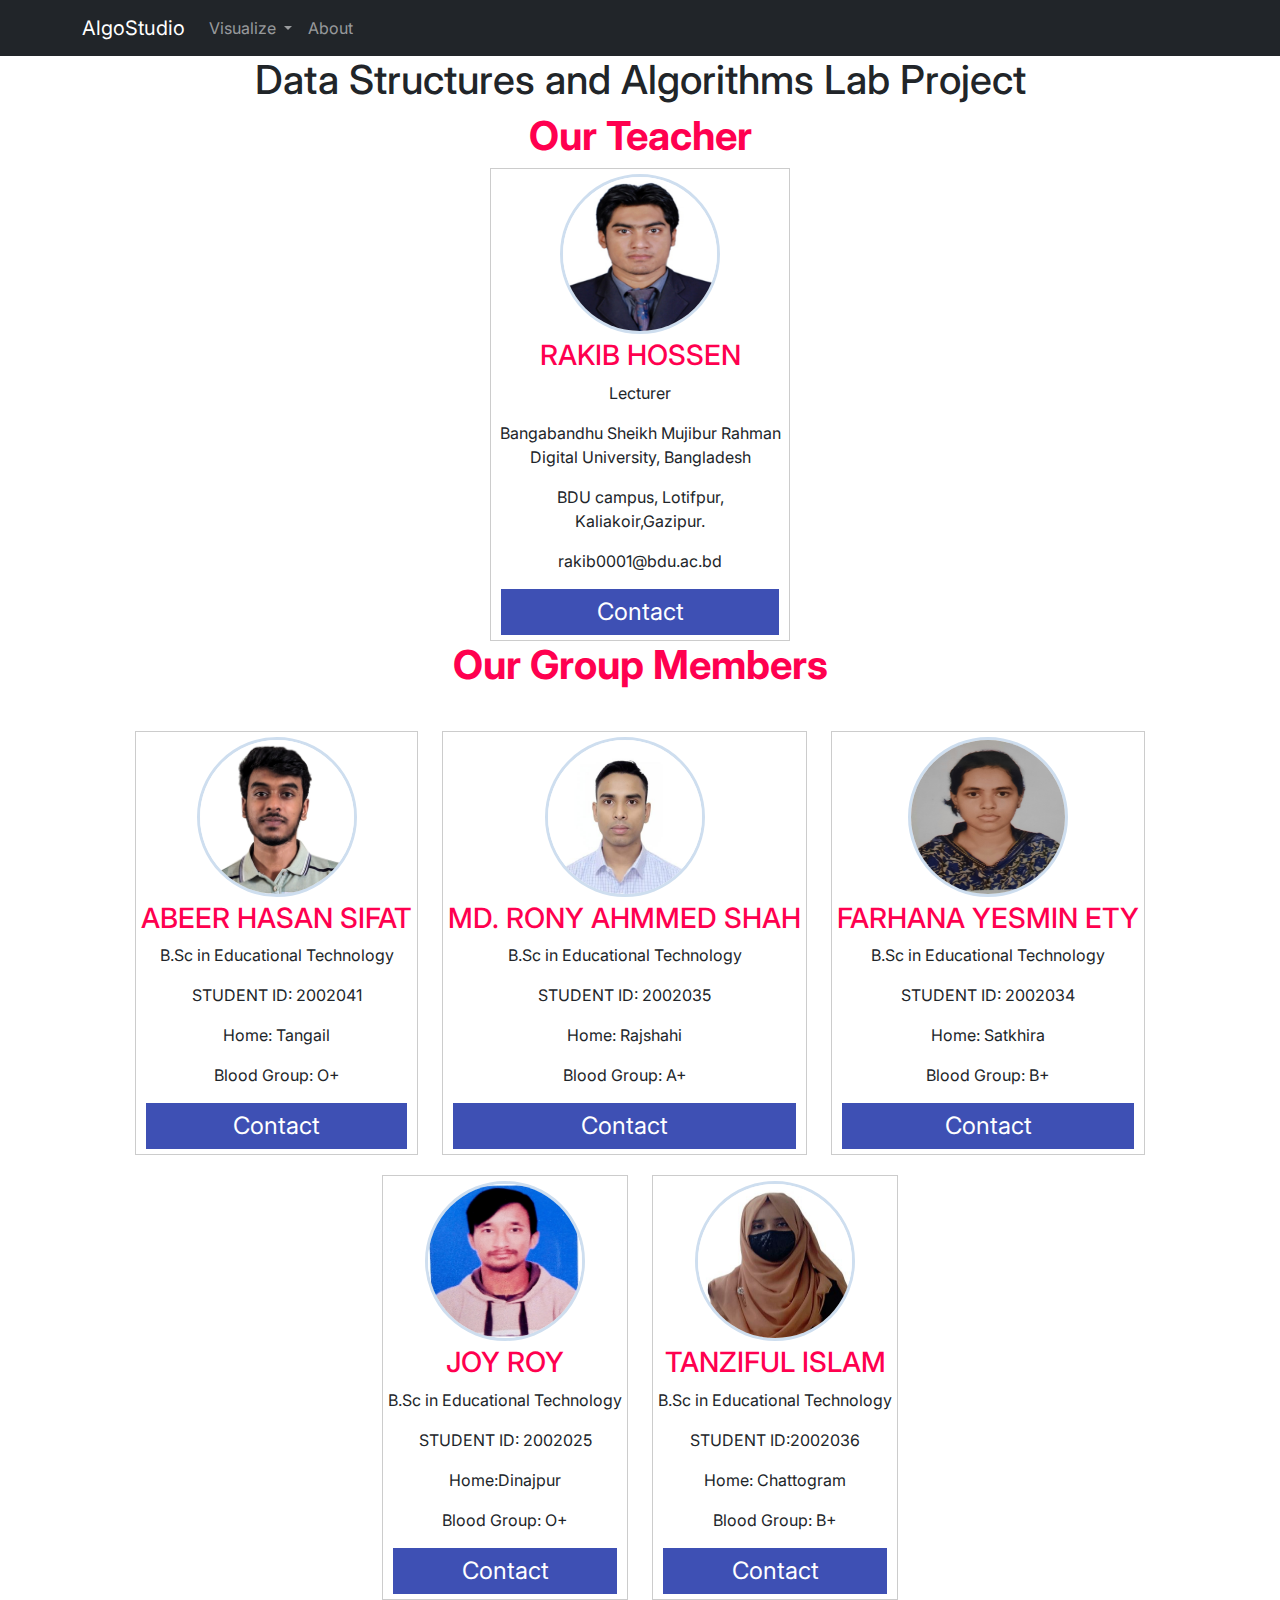
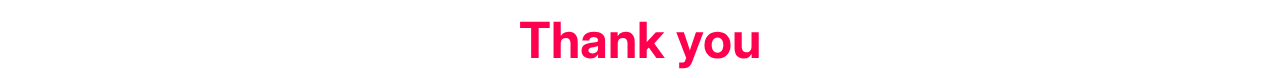
<file: about.html>
<!DOCTYPE html>
<html lang="en">

<head>
    <meta charset="UTF-8">
    <meta name="viewport" content="width=device-width, initial-scale=1.0">
    <title>About</title>
    <link href="https://cdn.jsdelivr.net/npm/bootstrap@5.3.1/dist/css/bootstrap.min.css" rel="stylesheet">

    <style>
        @import url('https://fonts.googleapis.com/css2?family=Inter:wght@400;500;700;800&display=swap');

        body {
            font-family: "Inter", Times, serif;
        }

        .topnav {
            background-color: #333;
            overflow: hidden;
        }





        .topnav a:hover {
            background-color: #ddd;
            color: black;
        }


        .topnav a.active {
            background-color: #04AA6D;
            color: white;
        }


        .single {
            border: 1px solid#ccc;
            margin: 10px;
            padding: 5px;
            text-align: center;
            display: inline-block;
            margin-bottom: 10px;
        }

        .single img {
            height: 10rem;
            width: 10rem;
            border-radius: 50%;
            border: 3px solid #cedeef;
            margin-bottom: 5px;
        }

        .name {
            text-transform: uppercase;
            color: #ff004f;
        }

        .contact {
            font-size: 1.5rem;
            background-color: #3E50B4;
            color: white;
            margin: 0px 5px;
            padding: 5px;
            display: block;
            text-decoration: none;
        }

        .contact:hover {
            color: black;
            background-color: blue;
        }

        .containerBox {
            text-align: center;
        }
    </style>
</head>

<body>
    <nav class="navbar navbar-expand-md navbar-dark bg-dark">
        <div class="container">
            <a class="navbar-brand" href="index.html">AlgoStudio</a>
            <button class="navbar-toggler" type="button" data-bs-toggle="collapse" data-bs-target="#mynavbar">
                <span class="navbar-toggler-icon"></span>
            </button>
            <div class="collapse navbar-collapse" id="mynavbar">
                <ul class="navbar-nav me-auto">
                    <li class="nav-item dropdown">
                        <a class="nav-link dropdown-toggle" href="#" role="button" data-bs-toggle="dropdown"
                            aria-expanded="false">
                            Visualize
                        </a>
                        <ul class="dropdown-menu">
                            <li><a class="dropdown-item" href="bubble_sort.html">Bubble Sort</a></li>
                            <li><a class="dropdown-item" href="selection_sort.html">Selection Sort</a></li>
                        </ul>
                    </li>
                    <li class="nav-item">
                        <a class="nav-link" href="about.html">About</a>
                    </li>
                </ul>

            </div>
        </div>
    </nav>
    <!-- this is about -->
    <div class="containerBox">
        <h1>Data Structures and Algorithms Lab Project</h1>

        <h3 style="font-size: 40px; text-align: center; color: #ff004f; font-weight: 700;">Our Teacher </h3>

        <div class="single" style="width: 300px; margin: 0 auto;">
            <img src="img/rakib.jpg" alt="">
            <h3 class="name">Rakib Hossen</h3>
            <p class="title">Lecturer</p>
            <p class="st_id">Bangabandhu Sheikh Mujibur Rahman Digital University, Bangladesh</p>
            <p class="Division"> BDU campus, Lotifpur, Kaliakoir,Gazipur.</p>
            <p class="blood_Group">rakib0001@bdu.ac.bd</p>
            <a class="contact" href="#">Contact</a>

        </div>
        <h3 style="font-size: 40px; text-align: center; color: #ff004f; font-weight: 700;">Our Group Members </h3>
        <br>

        <div class="single">
            <img src="img/aber.jpeg" alt="Abeer Hasan Sifat">
            <h3 class="name">Abeer Hasan Sifat</h3>
            <p class="title">B.Sc in Educational Technology</p>
            <p class="st_id">STUDENT ID: 2002041</p>
            <p class="Division">Home: Tangail</p>
            <p class="blood_Group">Blood Group: O+</p>
            <a class="contact" href="#">Contact</a>
        </div>

        <div class="single">
            <img src="img/rony.jpeg" alt="Md. Rony Ahmmed Shah">
            <h3 class="name">Md. Rony Ahmmed Shah</h3>
            <p class="title">B.Sc in Educational Technology</p>
            <p class="st_id">STUDENT ID: 2002035</p>
            <p class="Division">Home: Rajshahi</p>
            <p class="blood_Group">Blood Group: A+</p>
            <a class="contact" href="https://www.facebook.com/rony2x">Contact</a>
        </div>

        <div class="single">
            <img src="img/Ety.jpeg" alt="Farhana Yesmin Ety">
            <h3 class="name">Farhana Yesmin Ety</h3>
            <p class="title">B.Sc in Educational Technology</p>
            <p class="st_id">STUDENT ID: 2002034</p>
            <p class="Division">Home: Satkhira</p>
            <p class="blood_Group">Blood Group: B+</p>
            <a class="contact" href="#">Contact</a>
        </div>
        <div class="single">
            <img src="img/joy.jpeg" alt="Joy Roy">
            <h3 class="name">Joy Roy</h3>
            <p class="title">B.Sc in Educational Technology</p>
            <p class="st_id">STUDENT ID: 2002025</p>
            <p class="Division">Home:Dinajpur</p>
            <p class="blood_Group">Blood Group: O+</p>
            <a class="contact" href="#">Contact</a>
        </div>
        <div class="single">
            <img src="img/tanzif.jpeg" alt="Tanziful Islam">
            <h3 class="name">Tanziful Islam</h3>
            <p class="title">B.Sc in Educational Technology</p>
            <p class="st_id">STUDENT ID:2002036</p>
            <p class="Division">Home: Chattogram</p>
            <p class="blood_Group">Blood Group: B+</p>
            <a class="contact" href="#">Contact</a>
        </div>

        <h1 style="font-size: 50px; text-align: center; color: #ff004f; font-weight: 700;">Thank you</h1>
    </div>
</body>

</html
</file>
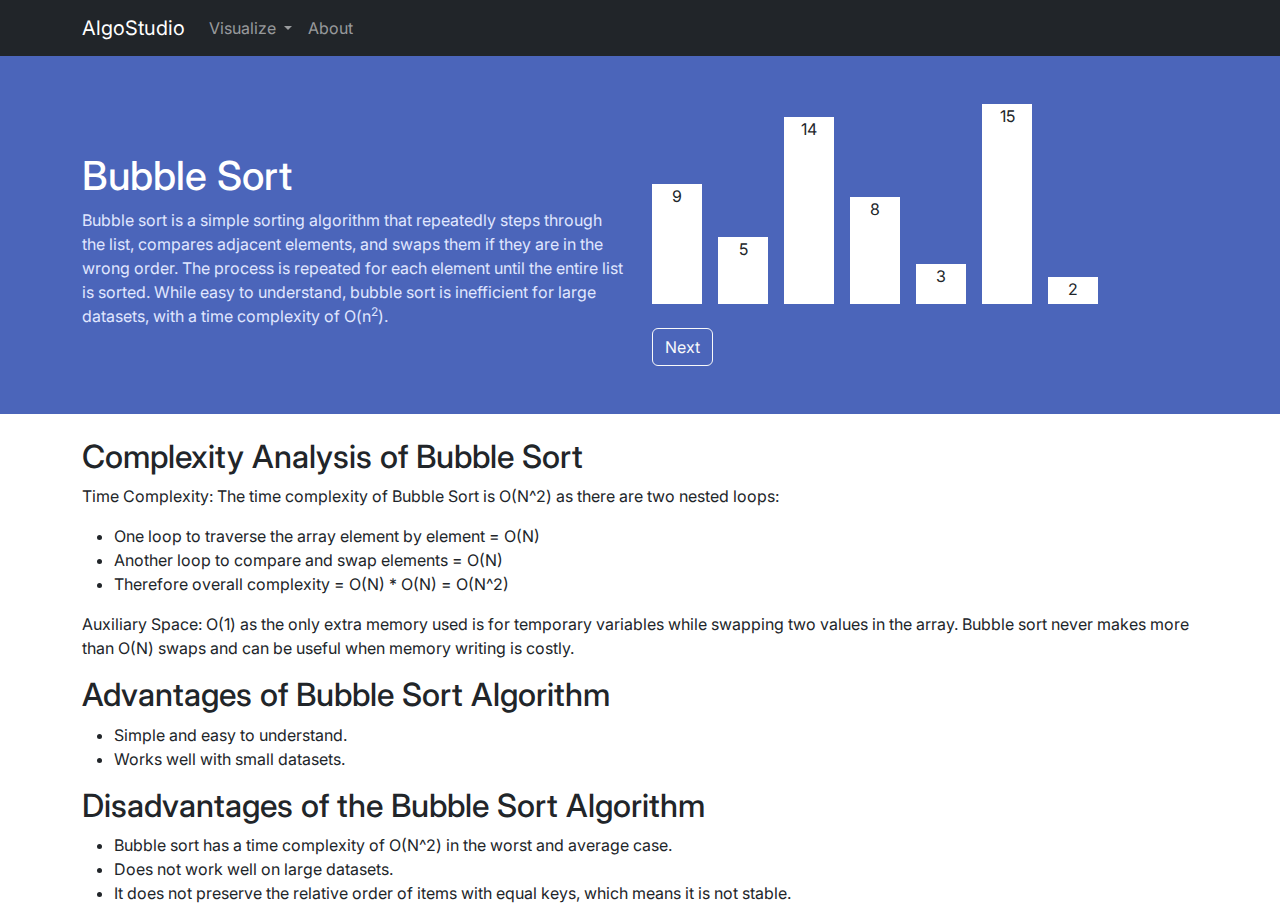
<file: bubble_sort.html>
<!DOCTYPE html>
<html lang="en">

<head>
  <meta charset="UTF-8" />
  <meta name="viewport" content="width=device-width, initial-scale=1.0" />
  <title>Document</title>
  <link href="https://cdn.jsdelivr.net/npm/bootstrap@5.3.1/dist/css/bootstrap.min.css" rel="stylesheet">
  <script defer src="jquery.js"></script>

  <script defer src="algostudio.js"></script>
  <script defer src="bubbleSort.js"></script>
  <script defer src="https://cdn.jsdelivr.net/npm/bootstrap@5.3.1/dist/js/bootstrap.bundle.min.js"></script>

  <!-- <link rel="stylesheet" href="manu.css"> -->
  <!-- <script defer src="app3.js"></script> -->
  <style>
    @import url('https://fonts.googleapis.com/css2?family=Inter:wght@400;500;700;800&display=swap');

    body {
      font-family: 'Inter';
    }

    .item-container {
      height: 200px;
      display: flex;
      gap: 1rem;
      align-items: end;
      margin: auto;
    }

    .box {
      width: 50px;
      background: #ffffff;
      transform: translate3d(0px, 0px, 0px);
      text-align: center;
      transition: 300ms transform linear;
    }

    .box2 {
      width: 50px;
      height: 93px;
      background: #ffffff;
      text-align: center;
      transform: translate3d(0px, 0px, 0px);
      transition: 300ms transform linear;
    }

    .processing {
      background: orange;
    }

    .sorted {
      background: skyblue;
    }

    .comparing {
      z-index: 99;
      background: orange;
    }
  </style>
</head>

<body>
  <nav class="navbar navbar-expand-md navbar-dark bg-dark">
    <div class="container">
        <a class="navbar-brand" href="index.html">AlgoStudio</a>
        <button class="navbar-toggler" type="button" data-bs-toggle="collapse" data-bs-target="#mynavbar">
            <span class="navbar-toggler-icon"></span>
        </button>
        <div class="collapse navbar-collapse" id="mynavbar">
            <ul class="navbar-nav me-auto">
                <li class="nav-item dropdown">
                    <a class="nav-link dropdown-toggle" href="#" role="button" data-bs-toggle="dropdown"
                        aria-expanded="false">
                        Visualize
                    </a>
                    <ul class="dropdown-menu">
                        <li><a class="dropdown-item" href="bubble_sort.html">Bubble Sort</a></li>
                        <li><a class="dropdown-item" href="selection_sort.html">Selection Sort</a></li>
                    </ul>
                </li>
                <li class="nav-item">
                    <a class="nav-link" href="about.html">About</a>
                </li>
            </ul>

        </div>
    </div>
</nav>

  <div style="background-color: #4b65ba;" class="p-5">
    <div class="container">
      <div class="row">
        <div class="mt-5 col">
          <h1 class="text-white">Bubble Sort</h1>
          <p style="color:#e0e7ff">Bubble sort is a simple sorting algorithm that repeatedly steps through the
            list, compares
            adjacent elements,
            and swaps them if they are in the wrong order. The process is repeated for each element until the entire
            list
            is sorted. While easy to understand, bubble sort is inefficient for large datasets, with a time complexity
            of
            O(n<sup>2</sup>).</p>
        </div>
        <div class="col">
          <div class="item-container"></div>
          <div class="log text-white"></div>
          <button class="mt-4 btn btn-outline-light" id="next">Next</button>
        </div>
      </div>
    </div>
  </div>
  <div class="container pt-4">
    <h2>Complexity Analysis of Bubble Sort</h1>
      <p>Time Complexity: The time complexity of Bubble Sort is O(N^2) as there are two nested loops:</p>
      <ul>
        <li>One loop to traverse the array element by element = O(N)</li>
        <li>Another loop to compare and swap elements = O(N)</li>
        <li>Therefore overall complexity = O(N) * O(N) = O(N^2)</li>
      </ul>
      <p>Auxiliary Space: O(1) as the only extra memory used is for temporary variables while swapping two values in the
        array.
        Bubble sort never makes more than O(N) swaps and can be useful when memory writing is costly.</p>
      <h2>Advantages of Bubble Sort Algorithm</h1>
        <ul>
          <li>Simple and easy to understand.</li>
          <li>Works well with small datasets.</li>
        </ul>
        <h2>Disadvantages of the Bubble Sort Algorithm</h1>
          <ul>
            <li>Bubble sort has a time complexity of O(N^2) in the worst and average case.</li>
            <li>Does not work well on large datasets.</li>
            <li>It does not preserve the relative order of items with equal keys, which means it is not stable.</li>
          </ul>
  </div>

</body>

</html>
</file>
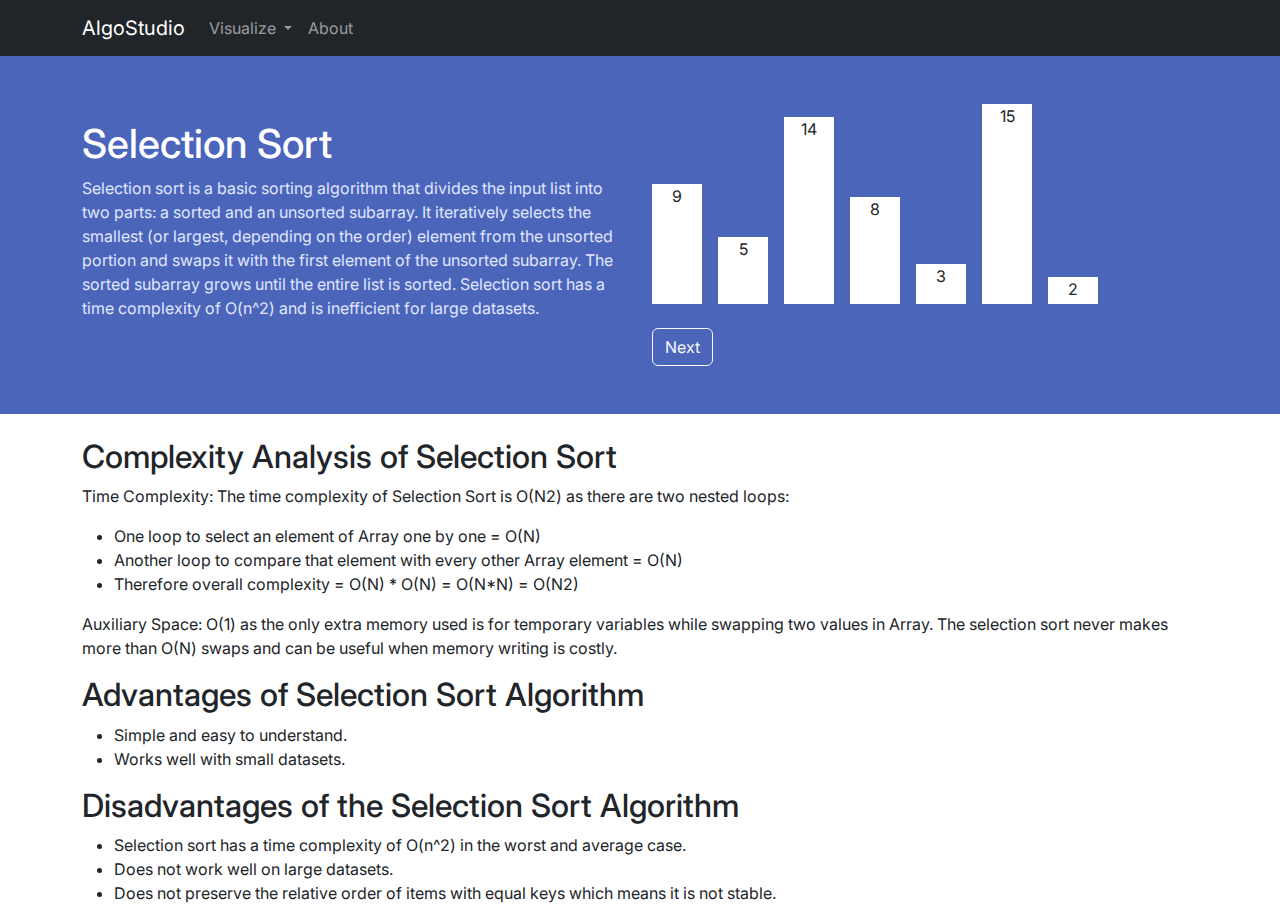
<file: selection_sort.html>
<!DOCTYPE html>
<html lang="en">

<head>
  <meta charset="UTF-8" />
  <meta name="viewport" content="width=device-width, initial-scale=1.0" />
  <title>Document</title>
  <link href="https://cdn.jsdelivr.net/npm/bootstrap@5.3.1/dist/css/bootstrap.min.css" rel="stylesheet">
  <script defer src="jquery.js"></script>
  <script defer src="algostudio.js"></script>
  <script defer src="selectionSort.js"></script>
  <!-- <script defer src="app3.js"></script> -->
  <style>
    @import url('https://fonts.googleapis.com/css2?family=Inter:wght@400;500;700;800&display=swap');

    body {
      font-family: 'Inter';
    }

    .item-container {
      height: 200px;
      display: flex;
      gap: 1rem;
      align-items: end;
      margin: auto;
    }

    .box {
      width: 50px;
      background: #ffffff;
      transform: translate3d(0px, 0px, 0px);
      text-align: center;
      transition: 300ms transform linear;
    }

    .box2 {
      width: 50px;
      height: 93px;
      background: #ffffff;
      text-align: center;
      transform: translate3d(0px, 0px, 0px);
      transition: 300ms transform linear;
    }

    .processing {
      background: orange;
    }

    .sorted {
      background: skyblue;
    }

    .comparing {
      z-index: 99;
      background: orange;
    }
  </style>
</head>

<body>
  <nav class="navbar navbar-expand-md navbar-dark bg-dark">
    <div class="container">
        <a class="navbar-brand" href="index.html">AlgoStudio</a>
        <button class="navbar-toggler" type="button" data-bs-toggle="collapse" data-bs-target="#mynavbar">
            <span class="navbar-toggler-icon"></span>
        </button>
        <div class="collapse navbar-collapse" id="mynavbar">
            <ul class="navbar-nav me-auto">
                <li class="nav-item dropdown">
                    <a class="nav-link dropdown-toggle" href="#" role="button" data-bs-toggle="dropdown"
                        aria-expanded="false">
                        Visualize
                    </a>
                    <ul class="dropdown-menu">
                        <li><a class="dropdown-item" href="bubble_sort.html">Bubble Sort</a></li>
                        <li><a class="dropdown-item" href="selection_sort.html">Selection Sort</a></li>
                    </ul>
                </li>
                <li class="nav-item">
                    <a class="nav-link" href="about.html">About</a>
                </li>
            </ul>

        </div>
    </div>
</nav>
  <div style="background-color: #4b65ba;" class="p-5">
    <div class="container">
      <div class="row">
        <div class="mt-3 col">
          <h1 class="text-white">Selection Sort</h1>
          <p style="color:#e0e7ff">Selection sort is a basic sorting algorithm that divides the input list into two
            parts: a sorted and an
            unsorted subarray. It iteratively selects the smallest (or largest, depending on the order) element from the
            unsorted portion and swaps it with the first element of the unsorted subarray. The sorted subarray grows
            until the entire list is sorted. Selection sort has a time complexity of O(n^2) and is inefficient for large
            datasets.</p>
        </div>
        <div class="col">
          <div class="item-container"></div>
          <div class="text-white log"></div>
          <button class="btn btn-outline-light mt-4" id="next">Next</button>
        </div>
      </div>
    </div>
  </div>
  <div class="container pt-4">
    <h2>Complexity Analysis of Selection Sort</h1>
      <p>Time Complexity: The time complexity of Selection Sort is O(N2) as there are two nested loops:</p>
      <ul>
        <li>One loop to select an element of Array one by one = O(N)</li>
        <li>Another loop to compare that element with every other Array element = O(N)</li>
        <li>Therefore overall complexity = O(N) * O(N) = O(N*N) = O(N2)</li>
      </ul>
      <p>Auxiliary Space: O(1) as the only extra memory used is for temporary variables while swapping two values in
        Array.
        The selection sort never makes more than O(N) swaps and can be useful when memory writing is costly. </p>
      <h2>Advantages of Selection Sort Algorithm</h1>
        <ul>
          <li>Simple and easy to understand.</li>
          <li>Works well with small datasets.</li>
        </ul>
        <h2>Disadvantages of the Selection Sort Algorithm</h1>
          <ul>
            <li>Selection sort has a time complexity of O(n^2) in the worst and average case.</li>
            <li>Does not work well on large datasets.</li>
            <li>Does not preserve the relative order of items with equal keys which means it is not stable.</li>
          </ul>
  </div>
</body>

</html>
</file>
<file: manu.css>
.topnav {
  background-color: #333;
  overflow: hidden;
}


.topnav a {
  float: left;
  color: #f2f2f2;
  text-align: center;
  padding: 14px 16px;
  text-decoration: none;
  font-size: 17px;
}


.topnav a:hover {
  background-color: #ddd;
  color: black;
}


.topnav a.active {
  background-color: #04AA6D;
  color: white;
}
</file>
